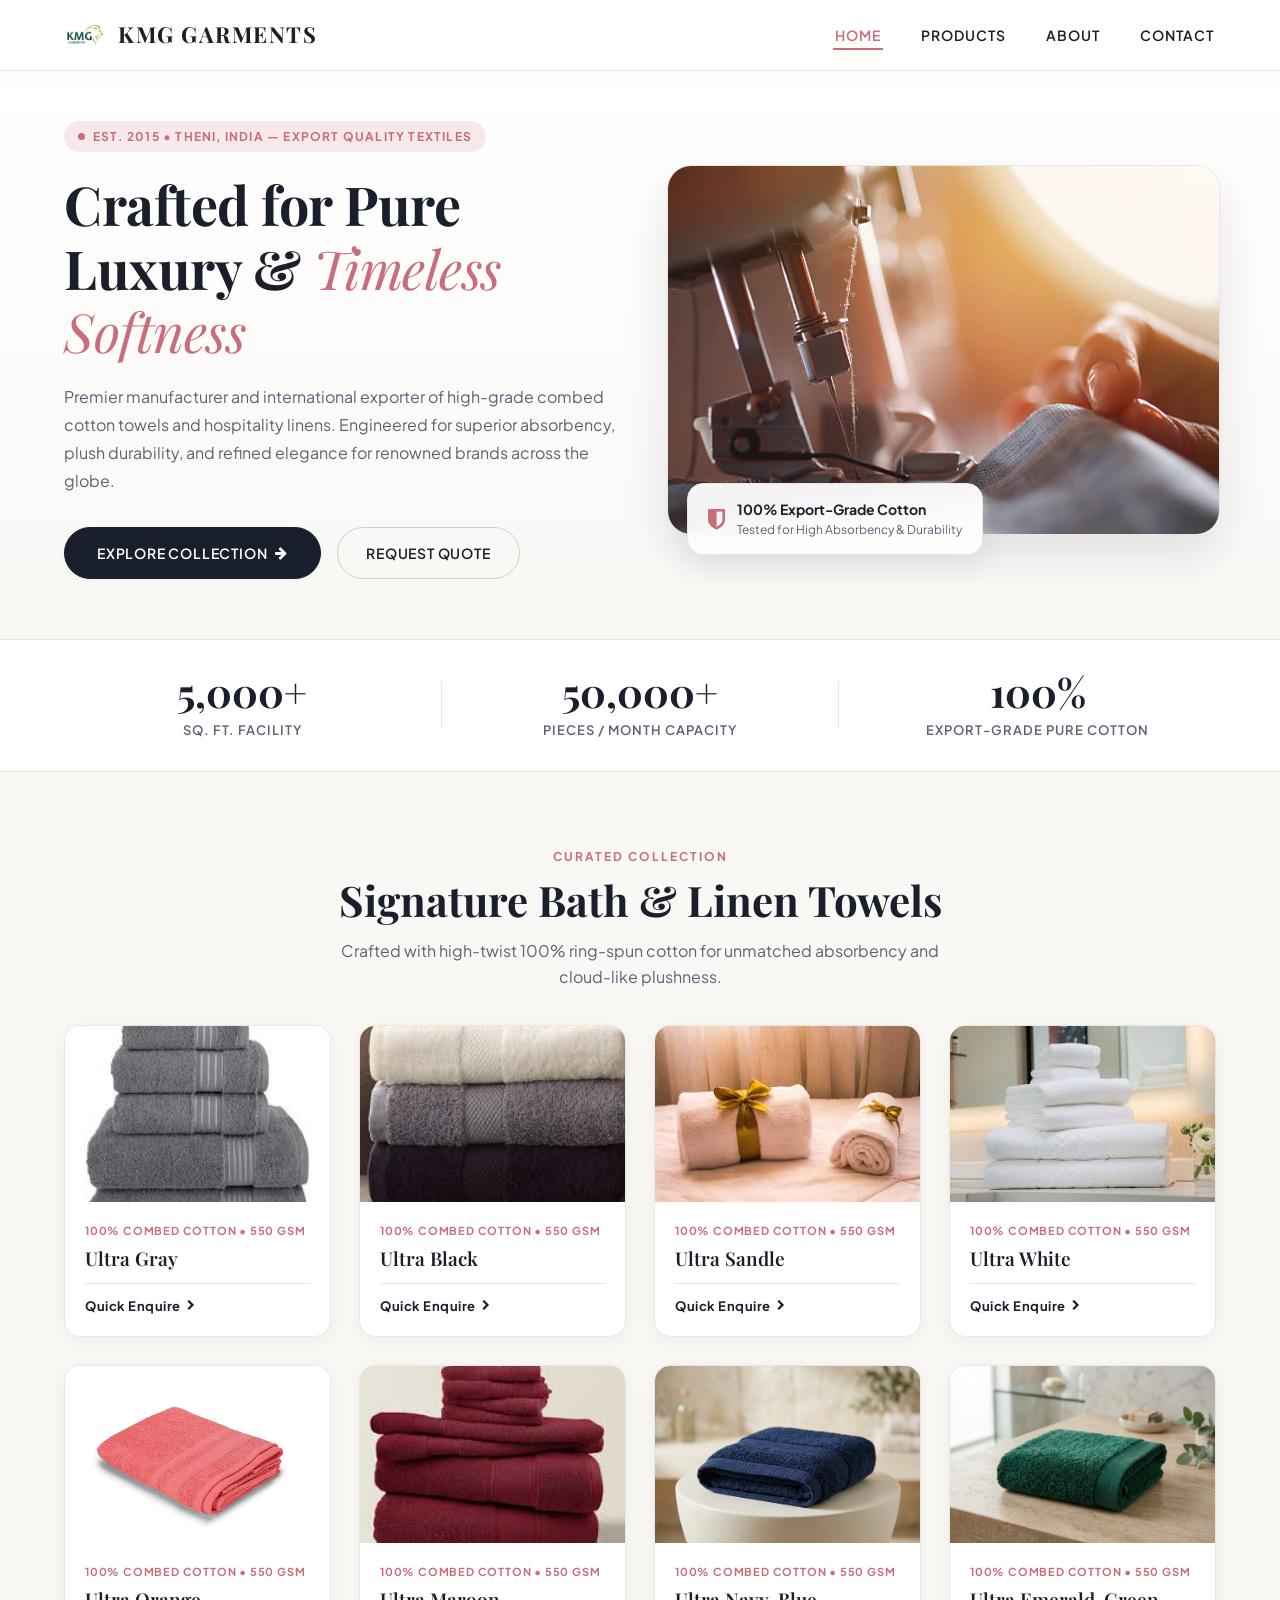
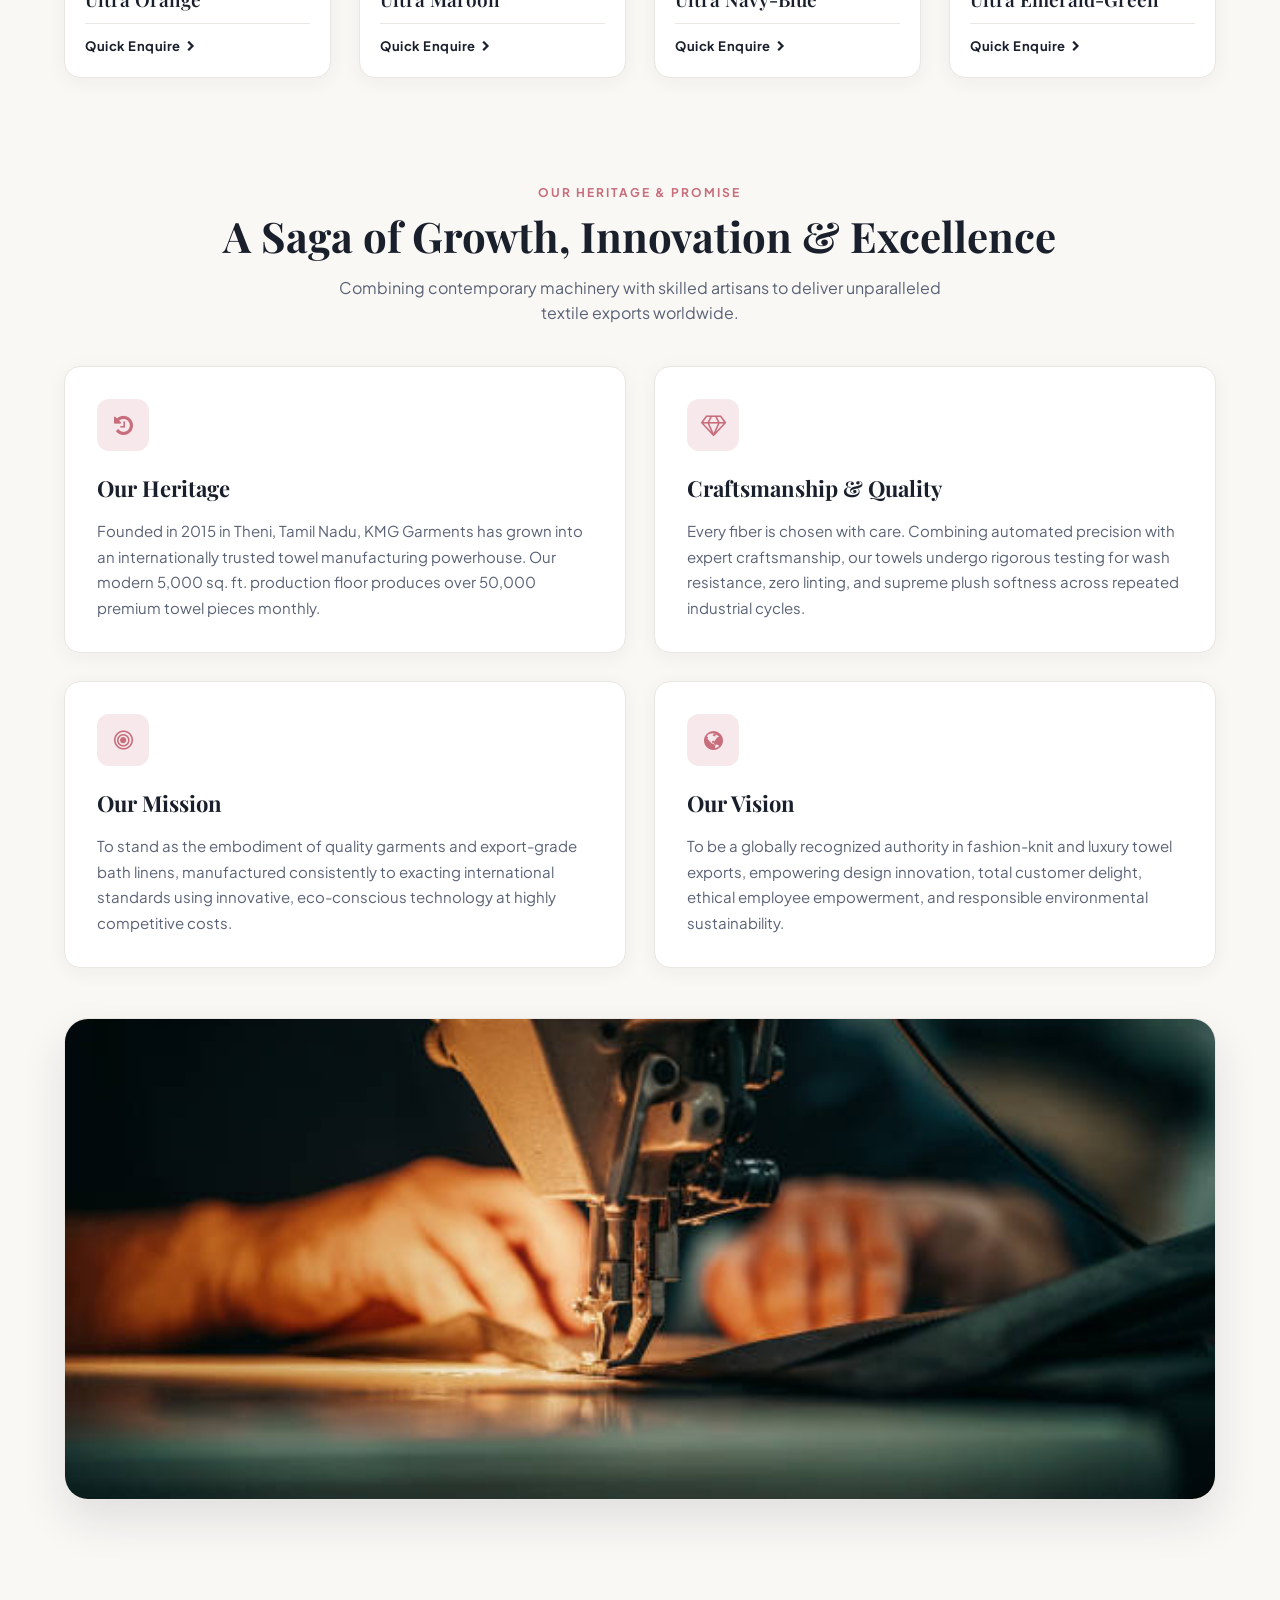
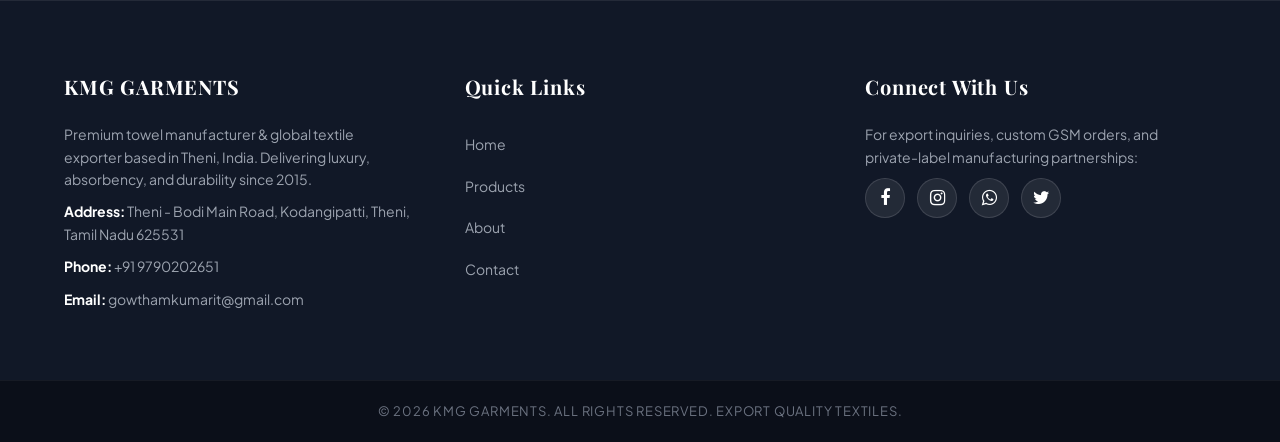
<file: index.html>
<!DOCTYPE html>
<html lang="en">
<head>
  <meta charset="UTF-8">
  <meta name="viewport" content="width=device-width, initial-scale=1.0">
  <title>KMG GARMENTS — Luxury Textile & Towel Manufacturer & Global Exporter</title>
  <link rel="icon" type="image/png" href="kmg logo.png.png">
  <link rel="preconnect" href="https://fonts.googleapis.com">
  <link rel="preconnect" href="https://fonts.gstatic.com" crossorigin>
  <link href="https://fonts.googleapis.com/css2?family=Playfair+Display:ital,wght@0,500;0,600;0,700;1,400&family=Plus+Jakarta+Sans:wght@400;500;600;700&display=swap" rel="stylesheet">
  <link rel="stylesheet" href="style.css">
  <link rel="stylesheet" href="https://stackpath.bootstrapcdn.com/font-awesome/4.7.0/css/font-awesome.min.css" integrity="sha384-wvfXpqpZZVQGK6TAh5PVlGOfQNHSoD2xbE+QkPxCAFlNEevoEH3Sl0sibVcOQVnN" crossorigin="anonymous">
</head>
<body>
  <!-- Glassmorphic Navbar -->
  <nav class="navbar">
    <a href="index.html" class="logo">
      <img src="kmg logo.png.png" alt="KMG Garments Logo">
      KMG GARMENTS
    </a>
    <ul>
      <li><a href="index.html" class="active">Home</a></li>
      <li><a href="product.html">Products</a></li>
      <li><a href="about.html">About</a></li>
      <li><a href="contact.html">Contact</a></li>
    </ul>
  </nav>

  <!-- Elevated Hero Section -->
  <header class="hero-wrapper">
    <div class="little">
      <div class="col-2">
        <div class="hero-badge">
          <span class="badge-dot"></span> EST. 2015 • THENI, INDIA — EXPORT QUALITY TEXTILES
        </div>
        <h1>Crafted for Pure Luxury &amp; <em>Timeless Softness</em></h1>
        <p>Premier manufacturer and international exporter of high-grade combed cotton towels and hospitality linens. Engineered for superior absorbency, plush durability, and refined elegance for renowned brands across the globe.</p>
        <div class="hero-actions">
          <a href="product.html" class="button button-primary">Explore Collection <i class="fa fa-arrow-right" aria-hidden="true"></i></a>
          <a href="contact.html" class="button-secondary">Request Quote</a>
        </div>
      </div>
      <div class="col-2">
        <div class="hero-img-container">
          <img src="backgound.jpg" alt="KMG Garments Luxury Towels">
          <div class="hero-floating-card">
            <i class="fa fa-shield" aria-hidden="true"></i>
            <div>
              <div class="text-title">100% Export-Grade Cotton</div>
              <div class="text-subtitle">Tested for High Absorbency &amp; Durability</div>
            </div>
          </div>
        </div>
      </div>
    </div>
  </header>

  <!-- 3-Column Key Metrics Strip -->
  <section class="metrics-strip">
    <div class="metrics-container">
      <div class="metric-item">
        <div class="metric-number">5,000+</div>
        <div class="metric-label">Sq. Ft. Facility</div>
      </div>
      <div class="metric-divider"></div>
      <div class="metric-item">
        <div class="metric-number">50,000+</div>
        <div class="metric-label">Pieces / Month Capacity</div>
      </div>
      <div class="metric-divider"></div>
      <div class="metric-item">
        <div class="metric-number">100%</div>
        <div class="metric-label">Export-Grade Pure Cotton</div>
      </div>
    </div>
  </section>

  <!-- Interactive Product Showcase Section -->
  <section class="products-section">
    <div class="section-title-wrap">
      <span class="section-tag">CURATED COLLECTION</span>
      <h2 class="section-heading">Signature Bath &amp; Linen Towels</h2>
      <p class="section-subheading">Crafted with high-twist 100% ring-spun cotton for unmatched absorbency and cloud-like plushness.</p>
    </div>

    <div class="items">
      <div class="product">
        <div class="product-img-wrap">
          <img src="towel.2.jpg" alt="Ultra Gray Towel">
        </div>
        <div class="product-content">
          <span class="product-badge">100% Combed Cotton • 550 GSM</span>
          <h3 class="product-title">Ultra Gray</h3>
          <div class="product-footer">
            <a href="contact.html" class="quick-enquire">Quick Enquire <i class="fa fa-chevron-right" aria-hidden="true"></i></a>
          </div>
        </div>
      </div>

      <div class="product">
        <div class="product-img-wrap">
          <img src="towel.3.jpg" alt="Ultra Black Towel">
        </div>
        <div class="product-content">
          <span class="product-badge">100% Combed Cotton • 550 GSM</span>
          <h3 class="product-title">Ultra Black</h3>
          <div class="product-footer">
            <a href="contact.html" class="quick-enquire">Quick Enquire <i class="fa fa-chevron-right" aria-hidden="true"></i></a>
          </div>
        </div>
      </div>

      <div class="product">
        <div class="product-img-wrap">
          <img src="towel.4.jpg" alt="Ultra Sandle Towel">
        </div>
        <div class="product-content">
          <span class="product-badge">100% Combed Cotton • 550 GSM</span>
          <h3 class="product-title">Ultra Sandle</h3>
          <div class="product-footer">
            <a href="contact.html" class="quick-enquire">Quick Enquire <i class="fa fa-chevron-right" aria-hidden="true"></i></a>
          </div>
        </div>
      </div>

      <div class="product">
        <div class="product-img-wrap">
          <img src="towel.5.jpg" alt="Ultra White Towel">
        </div>
        <div class="product-content">
          <span class="product-badge">100% Combed Cotton • 550 GSM</span>
          <h3 class="product-title">Ultra White</h3>
          <div class="product-footer">
            <a href="contact.html" class="quick-enquire">Quick Enquire <i class="fa fa-chevron-right" aria-hidden="true"></i></a>
          </div>
        </div>
      </div>

      <div class="product">
        <div class="product-img-wrap">
          <img src="towel.10.jpg" alt="Ultra Orange Towel">
        </div>
        <div class="product-content">
          <span class="product-badge">100% Combed Cotton • 550 GSM</span>
          <h3 class="product-title">Ultra Orange</h3>
          <div class="product-footer">
            <a href="contact.html" class="quick-enquire">Quick Enquire <i class="fa fa-chevron-right" aria-hidden="true"></i></a>
          </div>
        </div>
      </div>

      <div class="product">
        <div class="product-img-wrap">
          <img src="towel.1.jpg" alt="Ultra Maroon Towel">
        </div>
        <div class="product-content">
          <span class="product-badge">100% Combed Cotton • 550 GSM</span>
          <h3 class="product-title">Ultra Maroon</h3>
          <div class="product-footer">
            <a href="contact.html" class="quick-enquire">Quick Enquire <i class="fa fa-chevron-right" aria-hidden="true"></i></a>
          </div>
        </div>
      </div>

      <div class="product">
        <div class="product-img-wrap">
          <img src="towel.11.jpg" alt="Ultra Navy-Blue Towel">
        </div>
        <div class="product-content">
          <span class="product-badge">100% Combed Cotton • 550 GSM</span>
          <h3 class="product-title">Ultra Navy-Blue</h3>
          <div class="product-footer">
            <a href="contact.html" class="quick-enquire">Quick Enquire <i class="fa fa-chevron-right" aria-hidden="true"></i></a>
          </div>
        </div>
      </div>

      <div class="product">
        <div class="product-img-wrap">
          <img src="towel.12.jpg" alt="Ultra Emerald-Green Towel">
        </div>
        <div class="product-content">
          <span class="product-badge">100% Combed Cotton • 550 GSM</span>
          <h3 class="product-title">Ultra Emerald-Green</h3>
          <div class="product-footer">
            <a href="contact.html" class="quick-enquire">Quick Enquire <i class="fa fa-chevron-right" aria-hidden="true"></i></a>
          </div>
        </div>
      </div>
    </div>
  </section>

  <!-- Structured About Us Section -->
  <section class="about">
    <div class="section-title-wrap" style="margin-top: 20px;">
      <span class="section-tag">OUR HERITAGE &amp; PROMISE</span>
      <h2 class="section-heading">A Saga of Growth, Innovation &amp; Excellence</h2>
      <p class="section-subheading">Combining contemporary machinery with skilled artisans to deliver unparalleled textile exports worldwide.</p>
    </div>

    <div class="about-editorial-grid">
      <div class="about-card">
        <div class="about-card-icon">
          <i class="fa fa-history" aria-hidden="true"></i>
        </div>
        <h3 class="about-card-title">Our Heritage</h3>
        <p class="about-card-text">Founded in 2015 in Theni, Tamil Nadu, KMG Garments has grown into an internationally trusted towel manufacturing powerhouse. Our modern 5,000 sq. ft. production floor produces over 50,000 premium towel pieces monthly.</p>
      </div>

      <div class="about-card">
        <div class="about-card-icon">
          <i class="fa fa-diamond" aria-hidden="true"></i>
        </div>
        <h3 class="about-card-title">Craftsmanship &amp; Quality</h3>
        <p class="about-card-text">Every fiber is chosen with care. Combining automated precision with expert craftsmanship, our towels undergo rigorous testing for wash resistance, zero linting, and supreme plush softness across repeated industrial cycles.</p>
      </div>

      <div class="about-card">
        <div class="about-card-icon">
          <i class="fa fa-bullseye" aria-hidden="true"></i>
        </div>
        <h3 class="about-card-title">Our Mission</h3>
        <p class="about-card-text">To stand as the embodiment of quality garments and export-grade bath linens, manufactured consistently to exacting international standards using innovative, eco-conscious technology at highly competitive costs.</p>
      </div>

      <div class="about-card">
        <div class="about-card-icon">
          <i class="fa fa-globe" aria-hidden="true"></i>
        </div>
        <h3 class="about-card-title">Our Vision</h3>
        <p class="about-card-text">To be a globally recognized authority in fashion-knit and luxury towel exports, empowering design innovation, total customer delight, ethical employee empowerment, and responsible environmental sustainability.</p>
      </div>
    </div>

    <div class="about-feature-img">
      <img src="company stitching.jpg" alt="KMG Garments Manufacturing Facility in Theni">
    </div>
  </section>

  <!-- Dark Executive Footer -->
  <footer>
    <div class="container">
      <div class="footer-content footer-brand">
        <h3>KMG GARMENTS</h3>
        <p class="footer-desc">Premium towel manufacturer &amp; global textile exporter based in Theni, India. Delivering luxury, absorbency, and durability since 2015.</p>
        <p><b>Address:</b> Theni - Bodi Main Road, Kodangipatti, Theni, Tamil Nadu 625531</p>
        <p><b>Phone:</b> +91 9790202651</p>
        <p><b>Email:</b> gowthamkumarit@gmail.com</p>
      </div>

      <div class="footer-content">
        <h3>Quick Links</h3>
        <ul class="list">
          <li><a href="index.html">Home</a></li>
          <li><a href="product.html">Products</a></li>
          <li><a href="about.html">About</a></li>
          <li><a href="contact.html">Contact</a></li>
        </ul>
      </div>

      <div class="footer-content">
        <h3>Connect With Us</h3>
        <p class="footer-desc">For export inquiries, custom GSM orders, and private-label manufacturing partnerships:</p>
        <ul class="social-icons">
          <li><a href="https://facebook.com" class="social-link" target="_blank" rel="noopener" aria-label="Facebook"><i class="fa fa-facebook" aria-hidden="true"></i></a></li>
          <li><a href="https://instagram.com" class="social-link" target="_blank" rel="noopener" aria-label="Instagram"><i class="fa fa-instagram" aria-hidden="true"></i></a></li>
          <li><a href="https://whatsapp.com" class="social-link" target="_blank" rel="noopener" aria-label="WhatsApp"><i class="fa fa-whatsapp" aria-hidden="true"></i></a></li>
          <li><a href="https://twitter.com" class="social-link" target="_blank" rel="noopener" aria-label="Twitter"><i class="fa fa-twitter" aria-hidden="true"></i></a></li>
        </ul>
      </div>
    </div>

    <div class="bottom-bar">
      <p>&copy; 2026 KMG GARMENTS. ALL RIGHTS RESERVED. EXPORT QUALITY TEXTILES.</p>
    </div>
  </footer>
</body>
</html>
</file>
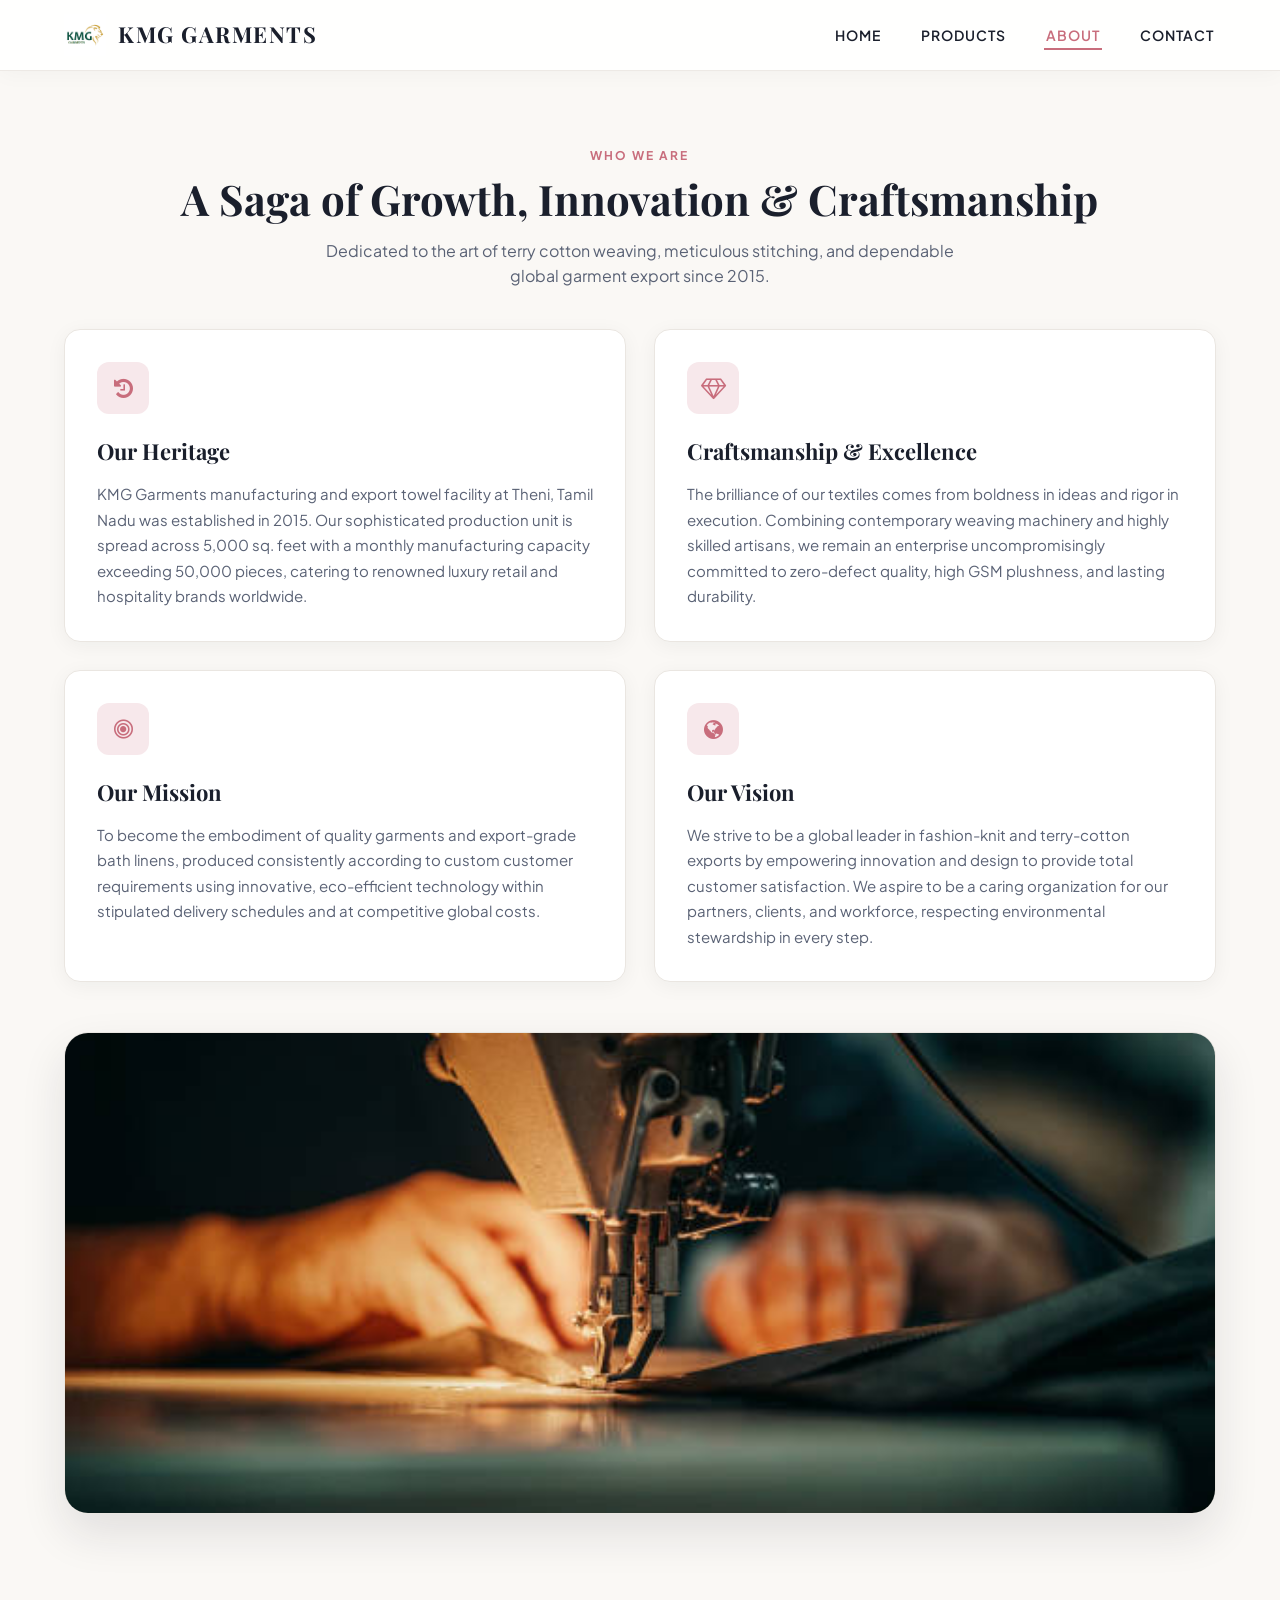
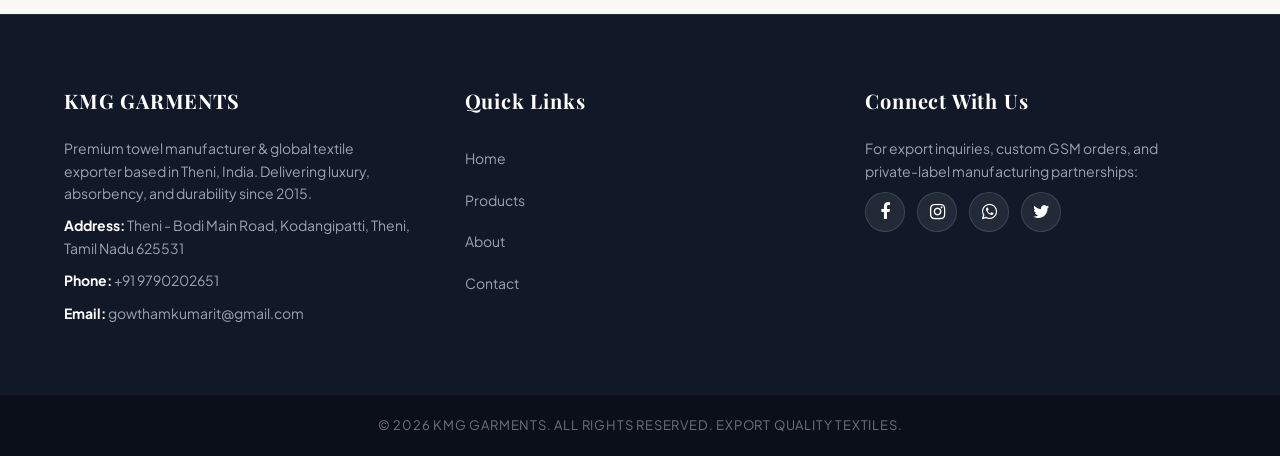
<file: about.html>
<!DOCTYPE html>
<html lang="en">
<head>
  <meta charset="UTF-8">
  <meta name="viewport" content="width=device-width, initial-scale=1.0">
  <title>About Us — KMG GARMENTS</title>
  <link rel="icon" type="image/png" href="kmg logo.png.png">
  <link rel="preconnect" href="https://fonts.googleapis.com">
  <link rel="preconnect" href="https://fonts.gstatic.com" crossorigin>
  <link href="https://fonts.googleapis.com/css2?family=Playfair+Display:ital,wght@0,500;0,600;0,700;1,400&family=Plus+Jakarta+Sans:wght@400;500;600;700&display=swap" rel="stylesheet">
  <link rel="stylesheet" href="style.css">
  <link rel="stylesheet" href="https://stackpath.bootstrapcdn.com/font-awesome/4.7.0/css/font-awesome.min.css" integrity="sha384-wvfXpqpZZVQGK6TAh5PVlGOfQNHSoD2xbE+QkPxCAFlNEevoEH3Sl0sibVcOQVnN" crossorigin="anonymous">
</head>
<body>
  <!-- Glassmorphic Navbar -->
  <nav class="navbar">
    <a href="index.html" class="logo">
      <img src="kmg logo.png.png" alt="KMG Garments Logo">
      KMG GARMENTS
    </a>
    <ul>
      <li><a href="index.html">Home</a></li>
      <li><a href="product.html">Products</a></li>
      <li><a href="about.html" class="active">About</a></li>
      <li><a href="contact.html">Contact</a></li>
    </ul>
  </nav>

  <!-- Structured About Us Section -->
  <main class="about">
    <div class="section-title-wrap">
      <span class="section-tag">WHO WE ARE</span>
      <h1 class="section-heading">A Saga of Growth, Innovation &amp; Craftsmanship</h1>
      <p class="section-subheading">Dedicated to the art of terry cotton weaving, meticulous stitching, and dependable global garment export since 2015.</p>
    </div>

    <div class="about-editorial-grid">
      <div class="about-card">
        <div class="about-card-icon">
          <i class="fa fa-history" aria-hidden="true"></i>
        </div>
        <h3 class="about-card-title">Our Heritage</h3>
        <p class="about-card-text">KMG Garments manufacturing and export towel facility at Theni, Tamil Nadu was established in 2015. Our sophisticated production unit is spread across 5,000 sq. feet with a monthly manufacturing capacity exceeding 50,000 pieces, catering to renowned luxury retail and hospitality brands worldwide.</p>
      </div>

      <div class="about-card">
        <div class="about-card-icon">
          <i class="fa fa-diamond" aria-hidden="true"></i>
        </div>
        <h3 class="about-card-title">Craftsmanship &amp; Excellence</h3>
        <p class="about-card-text">The brilliance of our textiles comes from boldness in ideas and rigor in execution. Combining contemporary weaving machinery and highly skilled artisans, we remain an enterprise uncompromisingly committed to zero-defect quality, high GSM plushness, and lasting durability.</p>
      </div>

      <div class="about-card">
        <div class="about-card-icon">
          <i class="fa fa-bullseye" aria-hidden="true"></i>
        </div>
        <h3 class="about-card-title">Our Mission</h3>
        <p class="about-card-text">To become the embodiment of quality garments and export-grade bath linens, produced consistently according to custom customer requirements using innovative, eco-efficient technology within stipulated delivery schedules and at competitive global costs.</p>
      </div>

      <div class="about-card">
        <div class="about-card-icon">
          <i class="fa fa-globe" aria-hidden="true"></i>
        </div>
        <h3 class="about-card-title">Our Vision</h3>
        <p class="about-card-text">We strive to be a global leader in fashion-knit and terry-cotton exports by empowering innovation and design to provide total customer satisfaction. We aspire to be a caring organization for our partners, clients, and workforce, respecting environmental stewardship in every step.</p>
      </div>
    </div>

    <!-- Facility Showcase Image -->
    <div class="about-feature-img">
      <img src="company stitching.jpg" alt="KMG Garments Advanced Stitching & Manufacturing Unit">
    </div>
  </main>

  <!-- Dark Executive Footer -->
  <footer>
    <div class="container">
      <div class="footer-content footer-brand">
        <h3>KMG GARMENTS</h3>
        <p class="footer-desc">Premium towel manufacturer &amp; global textile exporter based in Theni, India. Delivering luxury, absorbency, and durability since 2015.</p>
        <p><b>Address:</b> Theni - Bodi Main Road, Kodangipatti, Theni, Tamil Nadu 625531</p>
        <p><b>Phone:</b> +91 9790202651</p>
        <p><b>Email:</b> gowthamkumarit@gmail.com</p>
      </div>

      <div class="footer-content">
        <h3>Quick Links</h3>
        <ul class="list">
          <li><a href="index.html">Home</a></li>
          <li><a href="product.html">Products</a></li>
          <li><a href="about.html">About</a></li>
          <li><a href="contact.html">Contact</a></li>
        </ul>
      </div>

      <div class="footer-content">
        <h3>Connect With Us</h3>
        <p class="footer-desc">For export inquiries, custom GSM orders, and private-label manufacturing partnerships:</p>
        <ul class="social-icons">
          <li><a href="https://facebook.com" class="social-link" target="_blank" rel="noopener" aria-label="Facebook"><i class="fa fa-facebook" aria-hidden="true"></i></a></li>
          <li><a href="https://instagram.com" class="social-link" target="_blank" rel="noopener" aria-label="Instagram"><i class="fa fa-instagram" aria-hidden="true"></i></a></li>
          <li><a href="https://whatsapp.com" class="social-link" target="_blank" rel="noopener" aria-label="WhatsApp"><i class="fa fa-whatsapp" aria-hidden="true"></i></a></li>
          <li><a href="https://twitter.com" class="social-link" target="_blank" rel="noopener" aria-label="Twitter"><i class="fa fa-twitter" aria-hidden="true"></i></a></li>
        </ul>
      </div>
    </div>

    <div class="bottom-bar">
      <p>&copy; 2026 KMG GARMENTS. ALL RIGHTS RESERVED. EXPORT QUALITY TEXTILES.</p>
    </div>
  </footer>
</body>
</html>
</file>
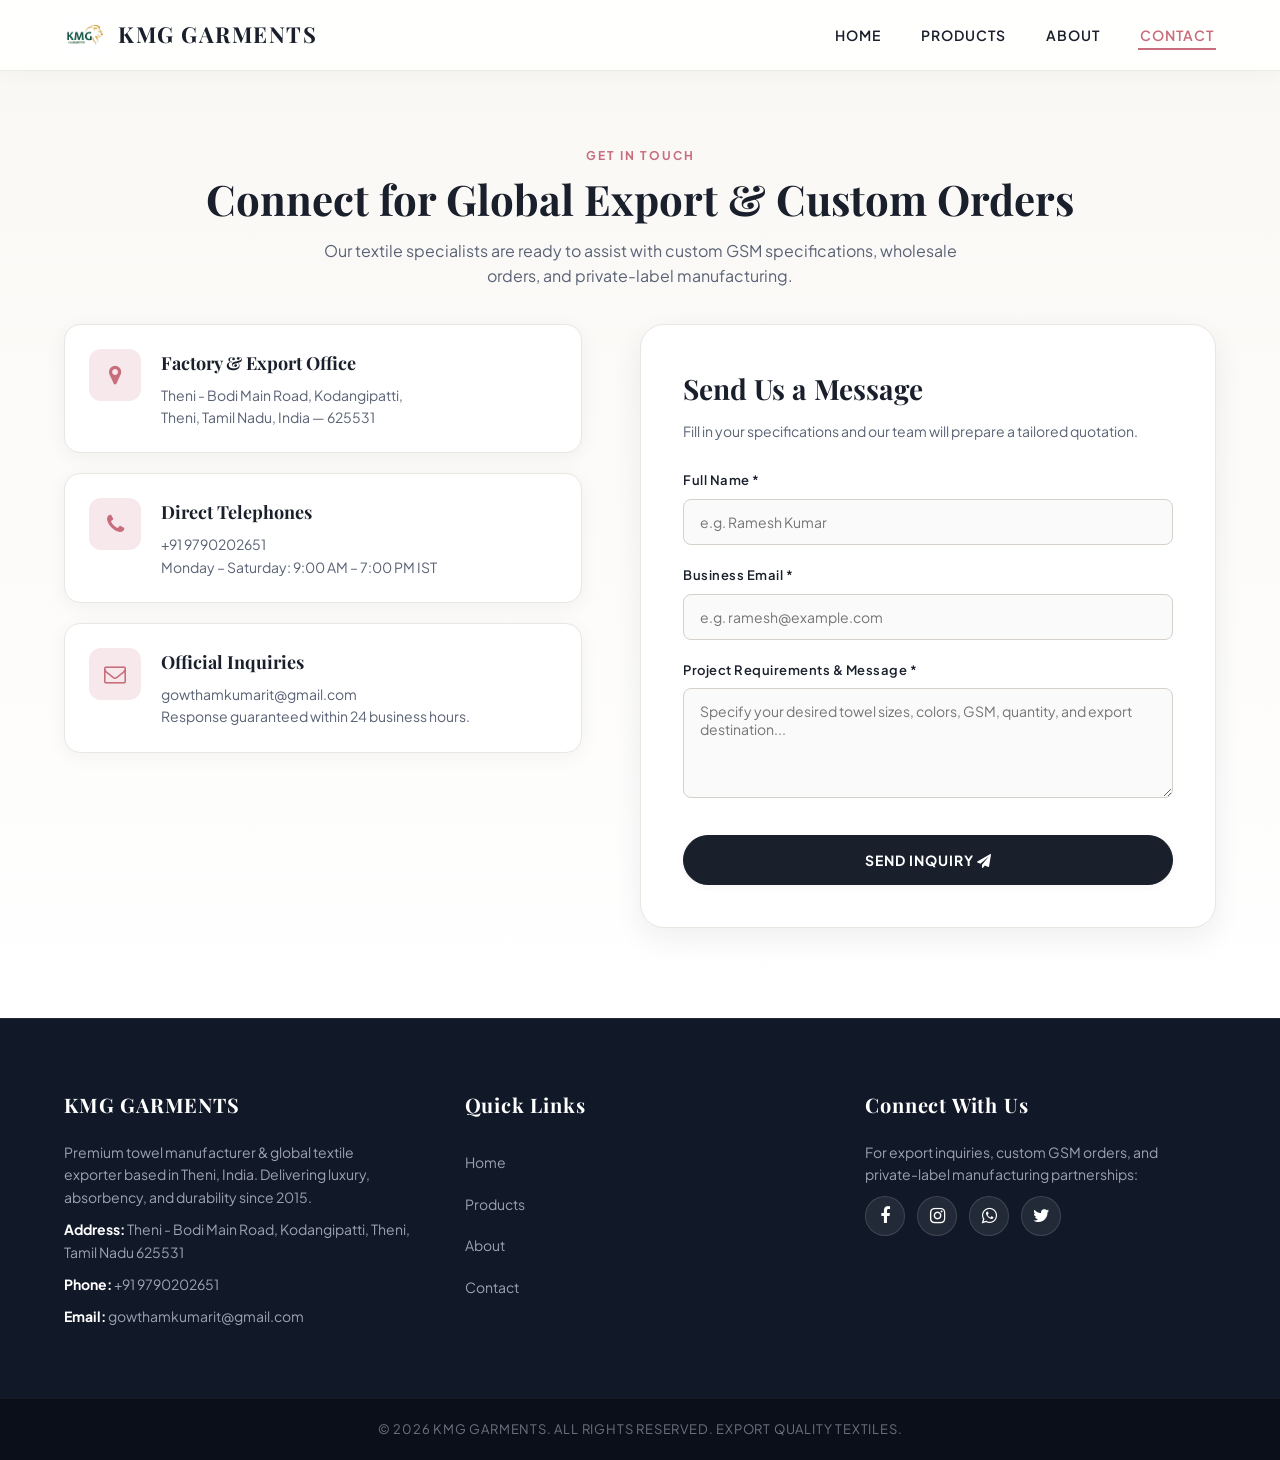
<file: contact.html>
<!DOCTYPE html>
<html lang="en">
<head>
  <meta charset="UTF-8">
  <meta name="viewport" content="width=device-width, initial-scale=1.0">
  <title>Contact Us — KMG GARMENTS</title>
  <link rel="icon" type="image/png" href="kmg logo.png.png">
  <link rel="preconnect" href="https://fonts.googleapis.com">
  <link rel="preconnect" href="https://fonts.gstatic.com" crossorigin>
  <link href="https://fonts.googleapis.com/css2?family=Playfair+Display:ital,wght@0,500;0,600;0,700;1,400&family=Plus+Jakarta+Sans:wght@400;500;600;700&display=swap" rel="stylesheet">
  <link rel="stylesheet" href="style.css">
  <link rel="stylesheet" href="https://stackpath.bootstrapcdn.com/font-awesome/4.7.0/css/font-awesome.min.css" integrity="sha384-wvfXpqpZZVQGK6TAh5PVlGOfQNHSoD2xbE+QkPxCAFlNEevoEH3Sl0sibVcOQVnN" crossorigin="anonymous">
</head>
<body>
  <!-- Glassmorphic Navbar -->
  <nav class="navbar">
    <a href="index.html" class="logo">
      <img src="kmg logo.png.png" alt="KMG Garments Logo">
      KMG GARMENTS
    </a>
    <ul>
      <li><a href="index.html">Home</a></li>
      <li><a href="product.html">Products</a></li>
      <li><a href="about.html">About</a></li>
      <li><a href="contact.html" class="active">Contact</a></li>
    </ul>
  </nav>

  <!-- Luxury Contact Section -->
  <main class="contact-section">
    <div class="section-title-wrap" style="margin-top: 10px;">
      <span class="section-tag">GET IN TOUCH</span>
      <h1 class="section-heading">Connect for Global Export &amp; Custom Orders</h1>
      <p class="section-subheading">Our textile specialists are ready to assist with custom GSM specifications, wholesale orders, and private-label manufacturing.</p>
    </div>

    <div class="contact-row">
      <!-- Contact Information Cards -->
      <div class="contact-info">
        <div class="contact-info-card">
          <div class="contact-info-icon">
            <i class="fa fa-map-marker" aria-hidden="true"></i>
          </div>
          <div class="contact-info-content">
            <h4>Factory &amp; Export Office</h4>
            <p>Theni - Bodi Main Road, Kodangipatti,<br>Theni, Tamil Nadu, India — 625531</p>
          </div>
        </div>

        <div class="contact-info-card">
          <div class="contact-info-icon">
            <i class="fa fa-phone" aria-hidden="true"></i>
          </div>
          <div class="contact-info-content">
            <h4>Direct Telephones</h4>
            <p>+91 9790202651<br>Monday &ndash; Saturday: 9:00 AM &ndash; 7:00 PM IST</p>
          </div>
        </div>

        <div class="contact-info-card">
          <div class="contact-info-icon">
            <i class="fa fa-envelope-o" aria-hidden="true"></i>
          </div>
          <div class="contact-info-content">
            <h4>Official Inquiries</h4>
            <p>gowthamkumarit@gmail.com<br>Response guaranteed within 24 business hours.</p>
          </div>
        </div>
      </div>

      <!-- Luxury Contact Form -->
      <div class="contact-form-box">
        <h2>Send Us a Message</h2>
        <p class="contact-form-subtitle">Fill in your specifications and our team will prepare a tailored quotation.</p>

        <form action="" id="contact-form" onsubmit="event.preventDefault(); gowthu();">
          <div class="form-group">
            <label for="name">Full Name *</label>
            <input type="text" id="name" name="name" class="form-control" required placeholder="e.g. Ramesh Kumar">
          </div>

          <div class="form-group">
            <label for="email">Business Email *</label>
            <input type="email" id="email" name="email" class="form-control" required placeholder="e.g. ramesh@example.com">
          </div>

          <div class="form-group">
            <label for="message">Project Requirements &amp; Message *</label>
            <textarea id="message" name="message" rows="4" class="form-control" required placeholder="Specify your desired towel sizes, colors, GSM, quantity, and export destination..."></textarea>
          </div>

          <button type="submit" class="submit-btn">Send Inquiry <i class="fa fa-paper-plane" aria-hidden="true"></i></button>
        </form>
        <script>
          function gowthu(){
            alert("Thank you! Your inquiry has been successfully submitted. We will contact you soon.");
          }
        </script>
      </div>
    </div>
  </main>

  <!-- Dark Executive Footer -->
  <footer>
    <div class="container">
      <div class="footer-content footer-brand">
        <h3>KMG GARMENTS</h3>
        <p class="footer-desc">Premium towel manufacturer &amp; global textile exporter based in Theni, India. Delivering luxury, absorbency, and durability since 2015.</p>
        <p><b>Address:</b> Theni - Bodi Main Road, Kodangipatti, Theni, Tamil Nadu 625531</p>
        <p><b>Phone:</b> +91 9790202651</p>
        <p><b>Email:</b> gowthamkumarit@gmail.com</p>
      </div>

      <div class="footer-content">
        <h3>Quick Links</h3>
        <ul class="list">
          <li><a href="index.html">Home</a></li>
          <li><a href="product.html">Products</a></li>
          <li><a href="about.html">About</a></li>
          <li><a href="contact.html">Contact</a></li>
        </ul>
      </div>

      <div class="footer-content">
        <h3>Connect With Us</h3>
        <p class="footer-desc">For export inquiries, custom GSM orders, and private-label manufacturing partnerships:</p>
        <ul class="social-icons">
          <li><a href="https://facebook.com" class="social-link" target="_blank" rel="noopener" aria-label="Facebook"><i class="fa fa-facebook" aria-hidden="true"></i></a></li>
          <li><a href="https://instagram.com" class="social-link" target="_blank" rel="noopener" aria-label="Instagram"><i class="fa fa-instagram" aria-hidden="true"></i></a></li>
          <li><a href="https://whatsapp.com" class="social-link" target="_blank" rel="noopener" aria-label="WhatsApp"><i class="fa fa-whatsapp" aria-hidden="true"></i></a></li>
          <li><a href="https://twitter.com" class="social-link" target="_blank" rel="noopener" aria-label="Twitter"><i class="fa fa-twitter" aria-hidden="true"></i></a></li>
        </ul>
      </div>
    </div>

    <div class="bottom-bar">
      <p>&copy; 2026 KMG GARMENTS. ALL RIGHTS RESERVED. EXPORT QUALITY TEXTILES.</p>
    </div>
  </footer>
</body>
</html>
</file>
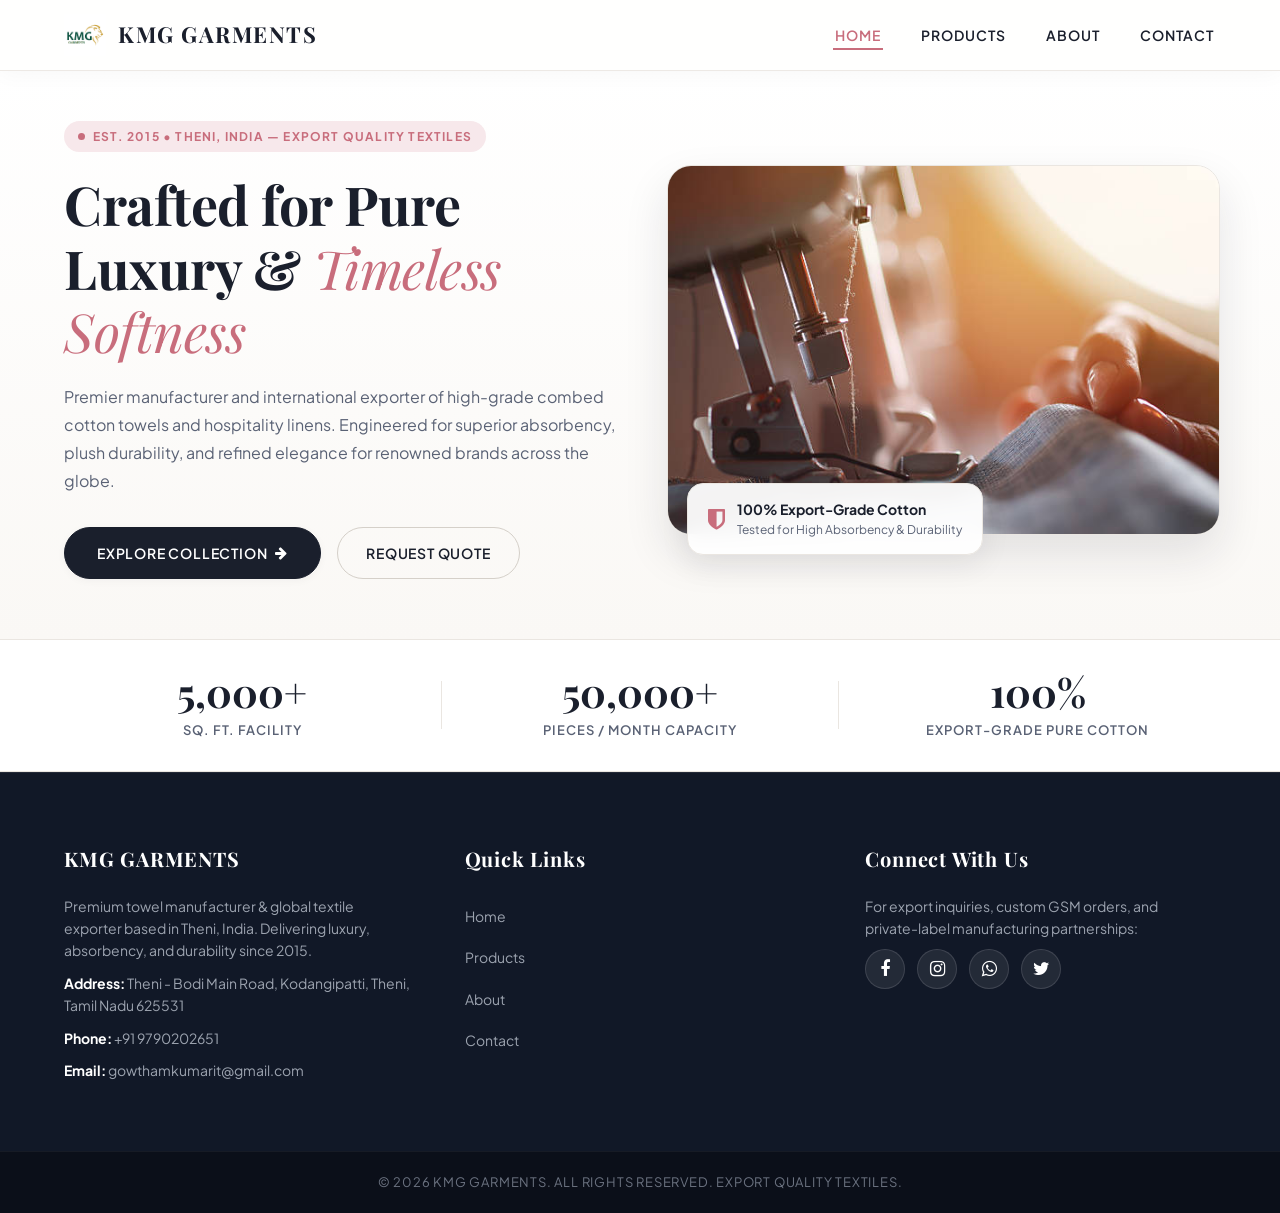
<file: home.html>
<!DOCTYPE html>
<html lang="en">
<head>
  <meta charset="UTF-8">
  <meta name="viewport" content="width=device-width, initial-scale=1.0">
  <title>Home — KMG GARMENTS</title>
  <link rel="icon" type="image/png" href="kmg logo.png.png">
  <link rel="preconnect" href="https://fonts.googleapis.com">
  <link rel="preconnect" href="https://fonts.gstatic.com" crossorigin>
  <link href="https://fonts.googleapis.com/css2?family=Playfair+Display:ital,wght@0,500;0,600;0,700;1,400&family=Plus+Jakarta+Sans:wght@400;500;600;700&display=swap" rel="stylesheet">
  <link rel="stylesheet" href="style.css">
  <link rel="stylesheet" href="https://stackpath.bootstrapcdn.com/font-awesome/4.7.0/css/font-awesome.min.css" integrity="sha384-wvfXpqpZZVQGK6TAh5PVlGOfQNHSoD2xbE+QkPxCAFlNEevoEH3Sl0sibVcOQVnN" crossorigin="anonymous">
</head>
<body>
  <!-- Glassmorphic Navbar -->
  <nav class="navbar">
    <a href="index.html" class="logo">
      <img src="kmg logo.png.png" alt="KMG Garments Logo">
      KMG GARMENTS
    </a>
    <ul>
      <li><a href="home.html" class="active">Home</a></li>
      <li><a href="product.html">Products</a></li>
      <li><a href="about.html">About</a></li>
      <li><a href="contact.html">Contact</a></li>
    </ul>
  </nav>

  <!-- Elevated Hero Section -->
  <header class="hero-wrapper">
    <div class="little">
      <div class="col-2">
        <div class="hero-badge">
          <span class="badge-dot"></span> EST. 2015 • THENI, INDIA — EXPORT QUALITY TEXTILES
        </div>
        <h1>Crafted for Pure Luxury &amp; <em>Timeless Softness</em></h1>
        <p>Premier manufacturer and international exporter of high-grade combed cotton towels and hospitality linens. Engineered for superior absorbency, plush durability, and refined elegance for renowned brands across the globe.</p>
        <div class="hero-actions">
          <a href="product.html" class="button button-primary">Explore Collection <i class="fa fa-arrow-right" aria-hidden="true"></i></a>
          <a href="contact.html" class="button-secondary">Request Quote</a>
        </div>
      </div>
      <div class="col-2">
        <div class="hero-img-container">
          <img src="backgound.jpg" alt="KMG Garments Luxury Towels">
          <div class="hero-floating-card">
            <i class="fa fa-shield" aria-hidden="true"></i>
            <div>
              <div class="text-title">100% Export-Grade Cotton</div>
              <div class="text-subtitle">Tested for High Absorbency &amp; Durability</div>
            </div>
          </div>
        </div>
      </div>
    </div>
  </header>

  <!-- 3-Column Key Metrics Strip -->
  <section class="metrics-strip">
    <div class="metrics-container">
      <div class="metric-item">
        <div class="metric-number">5,000+</div>
        <div class="metric-label">Sq. Ft. Facility</div>
      </div>
      <div class="metric-divider"></div>
      <div class="metric-item">
        <div class="metric-number">50,000+</div>
        <div class="metric-label">Pieces / Month Capacity</div>
      </div>
      <div class="metric-divider"></div>
      <div class="metric-item">
        <div class="metric-number">100%</div>
        <div class="metric-label">Export-Grade Pure Cotton</div>
      </div>
    </div>
  </section>

  <!-- Dark Executive Footer -->
  <footer>
    <div class="container">
      <div class="footer-content footer-brand">
        <h3>KMG GARMENTS</h3>
        <p class="footer-desc">Premium towel manufacturer &amp; global textile exporter based in Theni, India. Delivering luxury, absorbency, and durability since 2015.</p>
        <p><b>Address:</b> Theni - Bodi Main Road, Kodangipatti, Theni, Tamil Nadu 625531</p>
        <p><b>Phone:</b> +91 9790202651</p>
        <p><b>Email:</b> gowthamkumarit@gmail.com</p>
      </div>

      <div class="footer-content">
        <h3>Quick Links</h3>
        <ul class="list">
          <li><a href="home.html">Home</a></li>
          <li><a href="product.html">Products</a></li>
          <li><a href="about.html">About</a></li>
          <li><a href="contact.html">Contact</a></li>
        </ul>
      </div>

      <div class="footer-content">
        <h3>Connect With Us</h3>
        <p class="footer-desc">For export inquiries, custom GSM orders, and private-label manufacturing partnerships:</p>
        <ul class="social-icons">
          <li><a href="https://facebook.com" class="social-link" target="_blank" rel="noopener" aria-label="Facebook"><i class="fa fa-facebook" aria-hidden="true"></i></a></li>
          <li><a href="https://instagram.com" class="social-link" target="_blank" rel="noopener" aria-label="Instagram"><i class="fa fa-instagram" aria-hidden="true"></i></a></li>
          <li><a href="https://whatsapp.com" class="social-link" target="_blank" rel="noopener" aria-label="WhatsApp"><i class="fa fa-whatsapp" aria-hidden="true"></i></a></li>
          <li><a href="https://twitter.com" class="social-link" target="_blank" rel="noopener" aria-label="Twitter"><i class="fa fa-twitter" aria-hidden="true"></i></a></li>
        </ul>
      </div>
    </div>

    <div class="bottom-bar">
      <p>&copy; 2026 KMG GARMENTS. ALL RIGHTS RESERVED. EXPORT QUALITY TEXTILES.</p>
    </div>
  </footer>
</body>
</html>
</file>
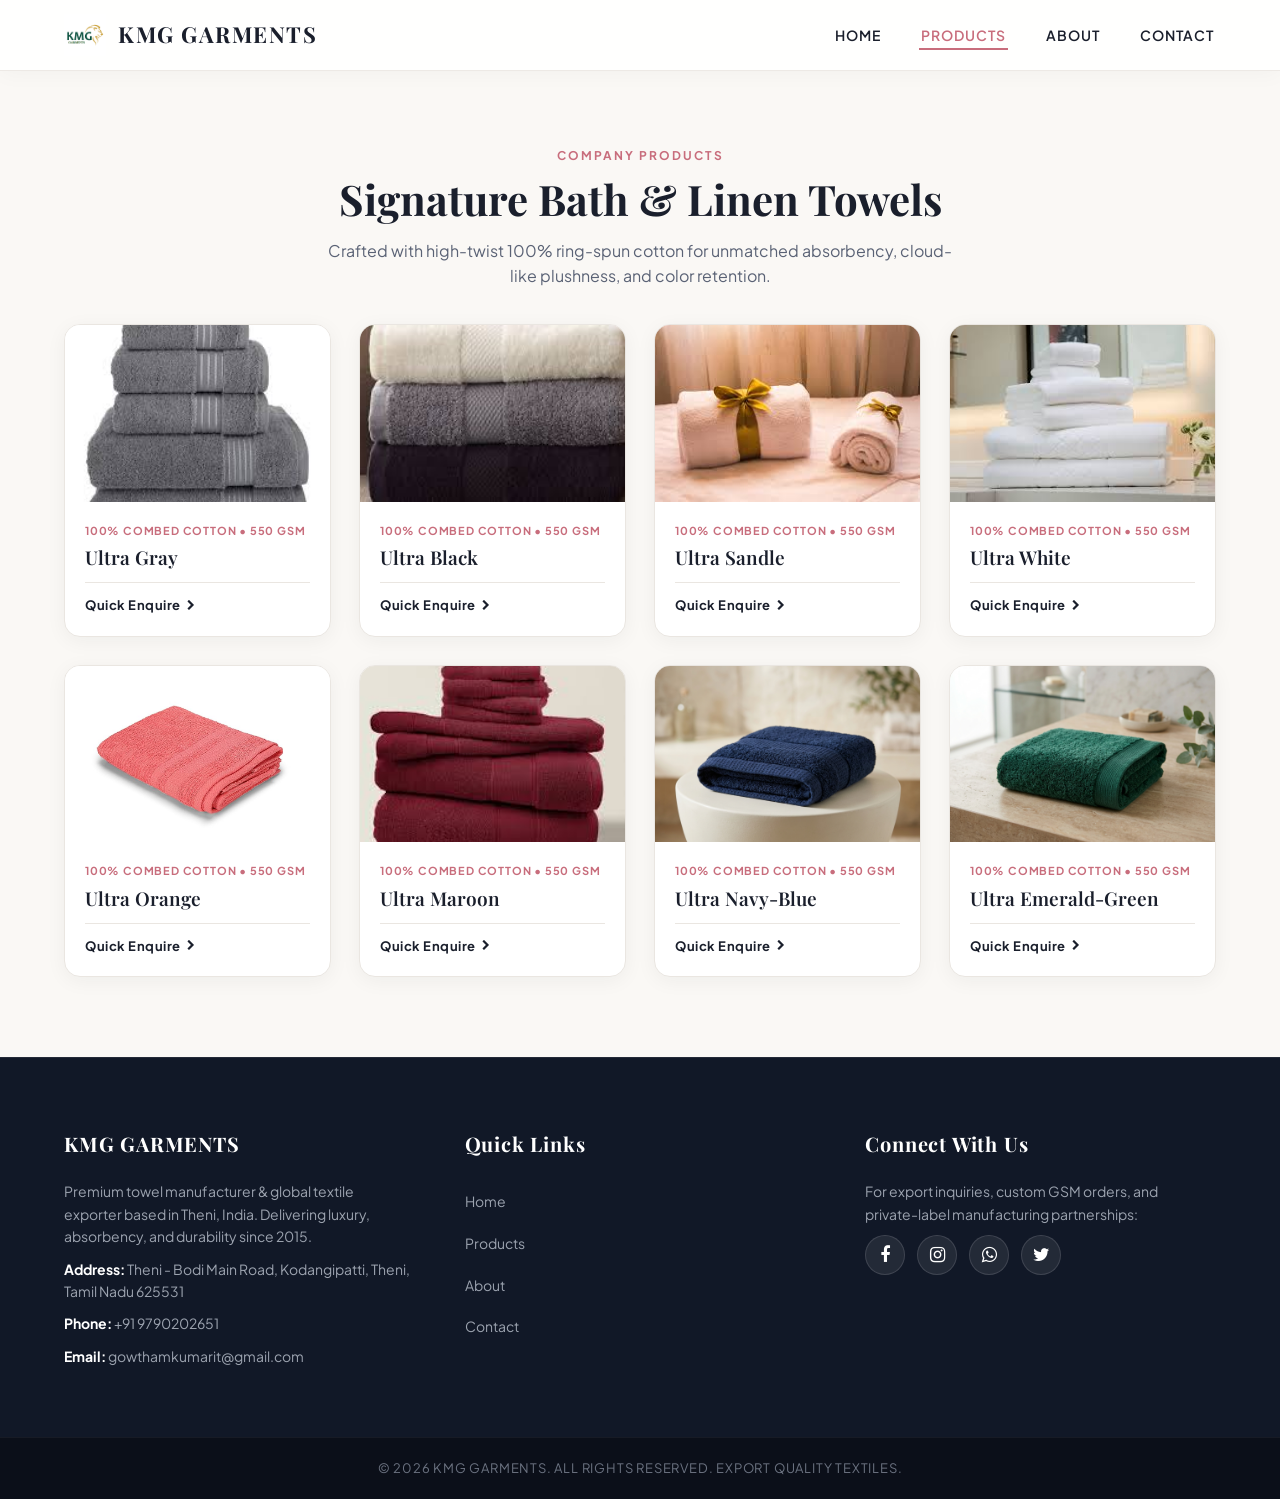
<file: product.html>
<!DOCTYPE html>
<html lang="en">
<head>
  <meta charset="UTF-8">
  <meta name="viewport" content="width=device-width, initial-scale=1.0">
  <title>Products — KMG GARMENTS</title>
  <link rel="icon" type="image/png" href="kmg logo.png.png">
  <link rel="preconnect" href="https://fonts.googleapis.com">
  <link rel="preconnect" href="https://fonts.gstatic.com" crossorigin>
  <link href="https://fonts.googleapis.com/css2?family=Playfair+Display:ital,wght@0,500;0,600;0,700;1,400&family=Plus+Jakarta+Sans:wght@400;500;600;700&display=swap" rel="stylesheet">
  <link rel="stylesheet" href="style.css">
  <link rel="stylesheet" href="https://stackpath.bootstrapcdn.com/font-awesome/4.7.0/css/font-awesome.min.css" integrity="sha384-wvfXpqpZZVQGK6TAh5PVlGOfQNHSoD2xbE+QkPxCAFlNEevoEH3Sl0sibVcOQVnN" crossorigin="anonymous">
</head>
<body>
  <!-- Glassmorphic Navbar -->
  <nav class="navbar">
    <a href="index.html" class="logo">
      <img src="kmg logo.png.png" alt="KMG Garments Logo">
      KMG GARMENTS
    </a>
    <ul>
      <li><a href="index.html">Home</a></li>
      <li><a href="product.html" class="active">Products</a></li>
      <li><a href="about.html">About</a></li>
      <li><a href="contact.html">Contact</a></li>
    </ul>
  </nav>

  <!-- Product Showcase Section -->
  <section class="products-section">
    <div class="section-title-wrap">
      <span class="section-tag">COMPANY PRODUCTS</span>
      <h2 class="section-heading">Signature Bath &amp; Linen Towels</h2>
      <p class="section-subheading">Crafted with high-twist 100% ring-spun cotton for unmatched absorbency, cloud-like plushness, and color retention.</p>
    </div>

    <div class="items">
      <div class="product">
        <div class="product-img-wrap">
          <img src="towel.2.jpg" alt="Ultra Gray Towel">
        </div>
        <div class="product-content">
          <span class="product-badge">100% Combed Cotton • 550 GSM</span>
          <h3 class="product-title">Ultra Gray</h3>
          <div class="product-footer">
            <a href="contact.html" class="quick-enquire">Quick Enquire <i class="fa fa-chevron-right" aria-hidden="true"></i></a>
          </div>
        </div>
      </div>

      <div class="product">
        <div class="product-img-wrap">
          <img src="towel.3.jpg" alt="Ultra Black Towel">
        </div>
        <div class="product-content">
          <span class="product-badge">100% Combed Cotton • 550 GSM</span>
          <h3 class="product-title">Ultra Black</h3>
          <div class="product-footer">
            <a href="contact.html" class="quick-enquire">Quick Enquire <i class="fa fa-chevron-right" aria-hidden="true"></i></a>
          </div>
        </div>
      </div>

      <div class="product">
        <div class="product-img-wrap">
          <img src="towel.4.jpg" alt="Ultra Sandle Towel">
        </div>
        <div class="product-content">
          <span class="product-badge">100% Combed Cotton • 550 GSM</span>
          <h3 class="product-title">Ultra Sandle</h3>
          <div class="product-footer">
            <a href="contact.html" class="quick-enquire">Quick Enquire <i class="fa fa-chevron-right" aria-hidden="true"></i></a>
          </div>
        </div>
      </div>

      <div class="product">
        <div class="product-img-wrap">
          <img src="towel.5.jpg" alt="Ultra White Towel">
        </div>
        <div class="product-content">
          <span class="product-badge">100% Combed Cotton • 550 GSM</span>
          <h3 class="product-title">Ultra White</h3>
          <div class="product-footer">
            <a href="contact.html" class="quick-enquire">Quick Enquire <i class="fa fa-chevron-right" aria-hidden="true"></i></a>
          </div>
        </div>
      </div>

      <div class="product">
        <div class="product-img-wrap">
          <img src="towel.10.jpg" alt="Ultra Orange Towel">
        </div>
        <div class="product-content">
          <span class="product-badge">100% Combed Cotton • 550 GSM</span>
          <h3 class="product-title">Ultra Orange</h3>
          <div class="product-footer">
            <a href="contact.html" class="quick-enquire">Quick Enquire <i class="fa fa-chevron-right" aria-hidden="true"></i></a>
          </div>
        </div>
      </div>

      <div class="product">
        <div class="product-img-wrap">
          <img src="towel.1.jpg" alt="Ultra Maroon Towel">
        </div>
        <div class="product-content">
          <span class="product-badge">100% Combed Cotton • 550 GSM</span>
          <h3 class="product-title">Ultra Maroon</h3>
          <div class="product-footer">
            <a href="contact.html" class="quick-enquire">Quick Enquire <i class="fa fa-chevron-right" aria-hidden="true"></i></a>
          </div>
        </div>
      </div>

      <div class="product">
        <div class="product-img-wrap">
          <img src="towel.11.jpg" alt="Ultra Navy-Blue Towel">
        </div>
        <div class="product-content">
          <span class="product-badge">100% Combed Cotton • 550 GSM</span>
          <h3 class="product-title">Ultra Navy-Blue</h3>
          <div class="product-footer">
            <a href="contact.html" class="quick-enquire">Quick Enquire <i class="fa fa-chevron-right" aria-hidden="true"></i></a>
          </div>
        </div>
      </div>

      <div class="product">
        <div class="product-img-wrap">
          <img src="towel.12.jpg" alt="Ultra Emerald-Green Towel">
        </div>
        <div class="product-content">
          <span class="product-badge">100% Combed Cotton • 550 GSM</span>
          <h3 class="product-title">Ultra Emerald-Green</h3>
          <div class="product-footer">
            <a href="contact.html" class="quick-enquire">Quick Enquire <i class="fa fa-chevron-right" aria-hidden="true"></i></a>
          </div>
        </div>
      </div>
    </div>
  </section>

  <!-- Dark Executive Footer -->
  <footer>
    <div class="container">
      <div class="footer-content footer-brand">
        <h3>KMG GARMENTS</h3>
        <p class="footer-desc">Premium towel manufacturer &amp; global textile exporter based in Theni, India. Delivering luxury, absorbency, and durability since 2015.</p>
        <p><b>Address:</b> Theni - Bodi Main Road, Kodangipatti, Theni, Tamil Nadu 625531</p>
        <p><b>Phone:</b> +91 9790202651</p>
        <p><b>Email:</b> gowthamkumarit@gmail.com</p>
      </div>

      <div class="footer-content">
        <h3>Quick Links</h3>
        <ul class="list">
          <li><a href="index.html">Home</a></li>
          <li><a href="product.html">Products</a></li>
          <li><a href="about.html">About</a></li>
          <li><a href="contact.html">Contact</a></li>
        </ul>
      </div>

      <div class="footer-content">
        <h3>Connect With Us</h3>
        <p class="footer-desc">For export inquiries, custom GSM orders, and private-label manufacturing partnerships:</p>
        <ul class="social-icons">
          <li><a href="https://facebook.com" class="social-link" target="_blank" rel="noopener" aria-label="Facebook"><i class="fa fa-facebook" aria-hidden="true"></i></a></li>
          <li><a href="https://instagram.com" class="social-link" target="_blank" rel="noopener" aria-label="Instagram"><i class="fa fa-instagram" aria-hidden="true"></i></a></li>
          <li><a href="https://whatsapp.com" class="social-link" target="_blank" rel="noopener" aria-label="WhatsApp"><i class="fa fa-whatsapp" aria-hidden="true"></i></a></li>
          <li><a href="https://twitter.com" class="social-link" target="_blank" rel="noopener" aria-label="Twitter"><i class="fa fa-twitter" aria-hidden="true"></i></a></li>
        </ul>
      </div>
    </div>

    <div class="bottom-bar">
      <p>&copy; 2026 KMG GARMENTS. ALL RIGHTS RESERVED. EXPORT QUALITY TEXTILES.</p>
    </div>
  </footer>
</body>
</html>
</file>
<file: style.css>
/* ==========================================================================
   KMG GARMENTS - Luxury Textile & Garment Export Brand Stylesheet
   ========================================================================== */

@import url('https://fonts.googleapis.com/css2?family=Playfair+Display:ital,wght@0,500;0,600;0,700;1,400&family=Plus+Jakarta+Sans:wght@400;500;600;700&display=swap');

/* --- 1. Design Tokens & CSS Variables --- */
:root {
  --color-primary: #1A1F2C;           /* Deep Charcoal / Navy */
  --color-primary-light: #2D3446;
  --color-accent: #C86D7C;            /* Subtle Rose / Terracotta */
  --color-accent-hover: #B55867;
  --color-accent-light: #F7E8EB;
  --color-bg: #FAF8F5;                /* Warm Ivory / Soft Alabaster */
  --color-bg-alt: #F3EFEA;
  --color-card-bg: #FFFFFF;
  --color-border: #EAE6E1;
  --color-border-dark: #D5D0C9;
  --color-text: #1A1F2C;
  --color-text-muted: #5A6275;
  --color-text-light: #8E95A5;
  --color-footer-bg: #111827;
  --color-footer-bottom: #0B0F19;
  
  --font-serif: 'Playfair Display', Georgia, serif;
  --font-sans: 'Plus Jakarta Sans', system-ui, -apple-system, BlinkMacSystemFont, 'Segoe UI', Roboto, sans-serif;
  
  --shadow-sm: 0 2px 8px rgba(26, 31, 44, 0.04);
  --shadow-md: 0 10px 30px rgba(26, 31, 44, 0.07);
  --shadow-lg: 0 20px 45px rgba(26, 31, 44, 0.11);
  --shadow-card: 0 4px 20px rgba(26, 31, 44, 0.05);
  --shadow-card-hover: 0 16px 36px rgba(26, 31, 44, 0.12);
  
  --radius-sm: 8px;
  --radius-md: 16px;
  --radius-lg: 24px;
  --radius-full: 9999px;
  
  --transition: all 0.3s cubic-bezier(0.25, 1, 0.5, 1);
}

/* --- 2. Global Reset & Body Setup --- */
* {
  margin: 0;
  padding: 0;
  box-sizing: border-box;
}

html, body {
  max-width: 100%;
  overflow-x: hidden;
  background-color: var(--color-bg);
  color: var(--color-text);
  font-family: var(--font-sans);
  -webkit-font-smoothing: antialiased;
  -moz-osx-font-smoothing: grayscale;
  line-height: 1.6;
}

body {
  min-height: 100vh;
  display: flex;
  flex-direction: column;
}

img {
  max-width: 100%;
  height: auto;
  object-fit: cover;
  display: block;
}

a {
  color: inherit;
  text-decoration: none;
  transition: var(--transition);
}

/* --- 3. Glassmorphic Sticky Navbar --- */
.navbar {
  position: sticky;
  top: 0;
  left: 0;
  right: 0;
  width: 100%;
  max-width: 100%;
  z-index: 1000;
  background: rgba(255, 255, 255, 0.9);
  backdrop-filter: blur(14px);
  -webkit-backdrop-filter: blur(14px);
  border-bottom: 1px solid rgba(234, 230, 225, 0.85);
  box-shadow: 0 4px 20px rgba(26, 31, 44, 0.03);
  padding: 14px 5%;
  display: flex;
  justify-content: space-between;
  align-items: center;
  transition: var(--transition);
}

.navbar .logo {
  display: flex;
  align-items: center;
  gap: 12px;
  color: var(--color-primary);
  font-family: var(--font-serif);
  font-size: 22px;
  font-weight: 700;
  letter-spacing: 1.5px;
  text-transform: uppercase;
  white-space: nowrap;
}

.navbar .logo img {
  height: 42px;
  width: auto;
  object-fit: contain;
  transition: transform 0.3s ease;
}

.navbar .logo:hover img {
  transform: scale(1.05);
}

.navbar ul {
  list-style: none;
  display: flex;
  align-items: center;
  gap: 36px;
  margin: 0;
  padding: 0;
  margin-left: auto;
}

.navbar ul li a {
  position: relative;
  font-family: var(--font-sans);
  font-size: 14px;
  font-weight: 600;
  letter-spacing: 1px;
  text-transform: uppercase;
  color: var(--color-primary);
  padding: 6px 2px;
  white-space: nowrap;
  transition: color 0.3s ease;
}

.navbar ul li a::after {
  content: '';
  position: absolute;
  bottom: 0;
  left: 0;
  width: 0%;
  height: 2px;
  background-color: var(--color-accent);
  transition: width 0.3s cubic-bezier(0.25, 1, 0.5, 1);
}

.navbar ul li a:hover,
.navbar ul li a.active {
  color: var(--color-accent);
}

.navbar ul li a:hover::after,
.navbar ul li a.active::after {
  width: 100%;
}

/* --- 4. Hero Section & Brand Highlights --- */
.hero-wrapper {
  width: 100%;
  background: linear-gradient(180deg, #FFFFFF 0%, var(--color-bg) 100%);
  border-bottom: 1px solid var(--color-border);
  padding: 50px 0 60px 0;
}

.little {
  width: 90%;
  max-width: 1280px;
  margin: 0 auto;
  display: flex;
  align-items: center;
  justify-content: space-between;
  gap: 50px;
}

.col-2 {
  flex: 1 1 50%;
  max-width: 50%;
}

.hero-badge {
  display: inline-flex;
  align-items: center;
  gap: 8px;
  padding: 6px 14px;
  border-radius: var(--radius-full);
  background-color: var(--color-accent-light);
  color: var(--color-accent);
  font-family: var(--font-sans);
  font-size: 12px;
  font-weight: 700;
  letter-spacing: 1.2px;
  text-transform: uppercase;
  margin-bottom: 20px;
}

.hero-badge .badge-dot {
  width: 7px;
  height: 7px;
  border-radius: 50%;
  background-color: var(--color-accent);
  display: inline-block;
}

.col-2 h1 {
  font-family: var(--font-serif);
  font-size: clamp(34px, 4.2vw, 54px);
  font-weight: 700;
  line-height: 1.18;
  color: var(--color-primary);
  margin-bottom: 20px;
  letter-spacing: -0.5px;
}

.col-2 h1 em {
  font-style: italic;
  color: var(--color-accent);
  font-weight: 400;
}

.col-2 p {
  font-family: var(--font-sans);
  font-size: 16px;
  line-height: 1.75;
  color: var(--color-text-muted);
  margin-bottom: 32px;
  max-width: 560px;
}

.hero-actions {
  display: flex;
  align-items: center;
  gap: 16px;
  flex-wrap: wrap;
}

.button,
.button-primary {
  display: inline-flex;
  align-items: center;
  justify-content: center;
  gap: 8px;
  background-color: var(--color-primary);
  color: #FFFFFF;
  padding: 14px 32px;
  border-radius: var(--radius-full);
  font-family: var(--font-sans);
  font-size: 14px;
  font-weight: 600;
  letter-spacing: 0.8px;
  text-transform: uppercase;
  border: 1px solid var(--color-primary);
  box-shadow: var(--shadow-sm);
  cursor: pointer;
  transition: var(--transition);
}

.button:hover,
.button-primary:hover {
  background-color: var(--color-accent);
  border-color: var(--color-accent);
  color: #FFFFFF;
  transform: translateY(-2px);
  box-shadow: 0 8px 24px rgba(200, 109, 124, 0.3);
}

.button-secondary {
  display: inline-flex;
  align-items: center;
  justify-content: center;
  gap: 8px;
  background-color: transparent;
  color: var(--color-primary);
  padding: 14px 28px;
  border-radius: var(--radius-full);
  font-family: var(--font-sans);
  font-size: 14px;
  font-weight: 600;
  letter-spacing: 0.8px;
  text-transform: uppercase;
  border: 1px solid var(--color-border-dark);
  cursor: pointer;
  transition: var(--transition);
}

.button-secondary:hover {
  background-color: #FFFFFF;
  border-color: var(--color-accent);
  color: var(--color-accent);
  transform: translateY(-2px);
  box-shadow: var(--shadow-sm);
}

.hero-img-container {
  position: relative;
}

.hero-img-container img,
.col-2 img {
  width: 100%;
  border-radius: var(--radius-lg);
  box-shadow: var(--shadow-lg);
  border: 1px solid var(--color-border);
}

.hero-floating-card {
  position: absolute;
  bottom: -20px;
  left: 20px;
  background: rgba(255, 255, 255, 0.94);
  backdrop-filter: blur(10px);
  border: 1px solid var(--color-border);
  padding: 14px 20px;
  border-radius: var(--radius-md);
  box-shadow: var(--shadow-md);
  display: flex;
  align-items: center;
  gap: 12px;
}

.hero-floating-card i {
  color: var(--color-accent);
  font-size: 24px;
}

.hero-floating-card .text-title {
  font-size: 14px;
  font-weight: 700;
  color: var(--color-primary);
}

.hero-floating-card .text-subtitle {
  font-size: 12px;
  color: var(--color-text-muted);
}

/* --- 5. Key Metrics Strip --- */
.metrics-strip {
  width: 100%;
  background-color: #FFFFFF;
  border-bottom: 1px solid var(--color-border);
  padding: 30px 0;
}

.metrics-container {
  width: 90%;
  max-width: 1280px;
  margin: 0 auto;
  display: flex;
  align-items: center;
  justify-content: space-around;
  gap: 20px;
}

.metric-item {
  text-align: center;
  flex: 1;
}

.metric-number {
  font-family: var(--font-serif);
  font-size: clamp(28px, 3.2vw, 40px);
  font-weight: 700;
  color: var(--color-primary);
  line-height: 1.1;
  margin-bottom: 6px;
}

.metric-label {
  font-family: var(--font-sans);
  font-size: 13px;
  font-weight: 600;
  color: var(--color-text-muted);
  text-transform: uppercase;
  letter-spacing: 1px;
}

.metric-divider {
  width: 1px;
  height: 48px;
  background-color: var(--color-border);
}

/* --- 6. Section Headers --- */
.section-title-wrap {
  width: 90%;
  max-width: 1280px;
  margin: 70px auto 35px auto;
  text-align: center;
}

.section-tag {
  display: inline-block;
  font-family: var(--font-sans);
  font-size: 12px;
  font-weight: 700;
  letter-spacing: 2px;
  text-transform: uppercase;
  color: var(--color-accent);
  margin-bottom: 8px;
}

.section-heading,
.com {
  font-family: var(--font-serif);
  font-size: clamp(28px, 3.5vw, 42px);
  font-weight: 700;
  color: var(--color-primary);
  line-height: 1.25;
  margin-bottom: 12px;
  text-align: center;
}

.section-subheading {
  font-family: var(--font-sans);
  font-size: 16px;
  color: var(--color-text-muted);
  max-width: 640px;
  margin: 0 auto;
}

/* --- 7. Interactive Product Showcase Grid --- */
.items {
  width: 90%;
  max-width: 1280px;
  margin: 0 auto 80px auto;
  display: grid;
  grid-template-columns: repeat(4, 1fr);
  gap: 28px;
}

.product {
  background-color: var(--color-card-bg);
  border: 1px solid var(--color-border);
  border-radius: var(--radius-md);
  overflow: hidden;
  box-shadow: var(--shadow-card);
  transition: var(--transition);
  display: flex;
  flex-direction: column;
}

.product:hover {
  transform: translateY(-6px);
  box-shadow: var(--shadow-card-hover);
  border-color: rgba(200, 109, 124, 0.4);
}

.product-img-wrap {
  width: 100%;
  overflow: hidden;
  background-color: #F0ECE7;
  position: relative;
}

.product img {
  width: 100%;
  aspect-ratio: 3 / 2;
  object-fit: cover;
  transition: transform 0.6s cubic-bezier(0.25, 1, 0.5, 1);
}

.product:hover img {
  transform: scale(1.06);
}

.product-content {
  padding: 20px;
  display: flex;
  flex-direction: column;
  flex: 1;
}

.product-badge {
  font-family: var(--font-sans);
  font-size: 11px;
  font-weight: 700;
  text-transform: uppercase;
  letter-spacing: 0.8px;
  color: var(--color-accent);
  margin-bottom: 6px;
}

.product .head,
.product-title {
  font-family: var(--font-serif);
  font-size: 19px;
  font-weight: 600;
  color: var(--color-primary);
  margin-bottom: 12px;
  line-height: 1.3;
}

.product-footer {
  margin-top: auto;
  display: flex;
  align-items: center;
  justify-content: space-between;
  padding-top: 12px;
  border-top: 1px solid var(--color-border);
}

.quick-enquire {
  font-family: var(--font-sans);
  font-size: 13px;
  font-weight: 700;
  color: var(--color-primary);
  letter-spacing: 0.5px;
  display: inline-flex;
  align-items: center;
  gap: 6px;
  transition: color 0.3s ease;
}

.quick-enquire:hover {
  color: var(--color-accent);
}

.quick-enquire i {
  font-size: 11px;
  transition: transform 0.3s ease;
}

.quick-enquire:hover i {
  transform: translateX(4px);
}

/* --- 8. Structured About Section --- */
.about {
  width: 90%;
  max-width: 1280px;
  margin: 0 auto 80px auto;
}

.about-editorial-grid {
  display: grid;
  grid-template-columns: repeat(2, 1fr);
  gap: 28px;
  margin-top: 40px;
}

.about-card {
  background-color: var(--color-card-bg);
  border: 1px solid var(--color-border);
  border-radius: var(--radius-md);
  padding: 32px;
  box-shadow: var(--shadow-card);
  transition: var(--transition);
  display: flex;
  flex-direction: column;
}

.about-card:hover {
  transform: translateY(-4px);
  box-shadow: var(--shadow-card-hover);
  border-color: rgba(200, 109, 124, 0.4);
}

.about-card-icon {
  width: 52px;
  height: 52px;
  border-radius: 12px;
  background-color: var(--color-accent-light);
  color: var(--color-accent);
  display: flex;
  align-items: center;
  justify-content: center;
  font-size: 22px;
  margin-bottom: 20px;
}

.about-card-title {
  font-family: var(--font-serif);
  font-size: 22px;
  font-weight: 700;
  color: var(--color-primary);
  margin-bottom: 12px;
}

.about-card-text {
  font-family: var(--font-sans);
  font-size: 15px;
  line-height: 1.7;
  color: var(--color-text-muted);
}

.about-feature-img {
  width: 100%;
  margin: 50px auto 20px auto;
  border-radius: var(--radius-lg);
  overflow: hidden;
  box-shadow: var(--shadow-lg);
  border: 1px solid var(--color-border);
}

.about-feature-img img,
.about .img img {
  width: 100%;
  max-height: 480px;
  object-fit: cover;
}

/* Backward compatibility for .para and .tittle */
.para {
  width: 100%;
  max-width: 1280px;
  margin: 0 auto 20px auto;
  background: var(--color-card-bg);
  border: 1px solid var(--color-border);
  border-radius: var(--radius-md);
  padding: 24px;
  box-shadow: var(--shadow-card);
}

.para .b {
  font-family: var(--font-sans);
  font-size: 15px;
  line-height: 1.75;
  color: var(--color-text-muted);
  margin: 0;
}

.tittle {
  font-family: var(--font-serif);
  color: var(--color-primary);
  margin: 20px 0 10px 0;
}

/* --- 9. Luxury Contact Section & Forms --- */
.contact-section {
  width: 100%;
  padding: 60px 0 90px 0;
  background: linear-gradient(180deg, var(--color-bg) 0%, #FFFFFF 100%);
  flex: 1;
}

.contact-row {
  width: 90%;
  max-width: 1280px;
  margin: 0 auto;
  display: flex;
  justify-content: space-between;
  align-items: flex-start;
  gap: 50px;
}

.contact-info {
  flex: 0 0 45%;
  max-width: 45%;
}

.contact-info-card {
  display: flex;
  align-items: flex-start;
  gap: 20px;
  background-color: var(--color-card-bg);
  border: 1px solid var(--color-border);
  border-radius: var(--radius-md);
  padding: 24px;
  margin-bottom: 20px;
  box-shadow: var(--shadow-card);
  transition: var(--transition);
}

.contact-info-card:hover {
  transform: translateY(-3px);
  border-color: rgba(200, 109, 124, 0.4);
  box-shadow: var(--shadow-card-hover);
}

.contact-info-icon {
  width: 52px;
  height: 52px;
  min-width: 52px;
  border-radius: 12px;
  background-color: var(--color-accent-light);
  color: var(--color-accent);
  display: flex;
  align-items: center;
  justify-content: center;
  font-size: 22px;
}

.contact-info-content h4 {
  font-family: var(--font-serif);
  font-size: 18px;
  font-weight: 700;
  color: var(--color-primary);
  margin-bottom: 6px;
}

.contact-info-content p {
  font-family: var(--font-sans);
  font-size: 14px;
  line-height: 1.6;
  color: var(--color-text-muted);
  margin: 0;
}

.contact-form-box,
.contact-form {
  flex: 0 0 50%;
  max-width: 50%;
  background-color: var(--color-card-bg);
  border: 1px solid var(--color-border);
  border-radius: var(--radius-lg);
  padding: 42px;
  box-shadow: var(--shadow-md);
}

.contact-form-box h2,
.contact-form h2 {
  font-family: var(--font-serif);
  font-size: 28px;
  font-weight: 700;
  color: var(--color-primary);
  margin-bottom: 8px;
}

.contact-form-subtitle {
  font-family: var(--font-sans);
  font-size: 14px;
  color: var(--color-text-muted);
  margin-bottom: 28px;
}

.form-group {
  margin-bottom: 20px;
}

.form-group label {
  display: block;
  font-family: var(--font-sans);
  font-size: 13px;
  font-weight: 600;
  color: var(--color-primary);
  margin-bottom: 8px;
  letter-spacing: 0.5px;
}

.form-control,
.input-box input,
.input-box textarea {
  width: 100%;
  padding: 13px 16px;
  font-family: var(--font-sans);
  font-size: 14px;
  color: var(--color-primary);
  background-color: #FAFAFA;
  border: 1px solid var(--color-border-dark);
  border-radius: var(--radius-sm);
  outline: none;
  transition: var(--transition);
  box-sizing: border-box;
}

.form-control:focus,
.input-box input:focus,
.input-box textarea:focus {
  background-color: #FFFFFF;
  border-color: var(--color-accent);
  box-shadow: 0 0 0 3px rgba(200, 109, 124, 0.15);
}

.form-group textarea,
.input-box textarea {
  resize: vertical;
  min-height: 110px;
}

.submit-btn,
.input-box input[type="submit"],
.input-box button[type="submit"] {
  width: 100%;
  padding: 15px 30px;
  background-color: var(--color-primary);
  color: #FFFFFF;
  border: 1px solid var(--color-primary);
  border-radius: var(--radius-full);
  font-family: var(--font-sans);
  font-size: 14px;
  font-weight: 700;
  letter-spacing: 1px;
  text-transform: uppercase;
  cursor: pointer;
  box-shadow: var(--shadow-sm);
  transition: var(--transition);
  margin-top: 10px;
}

.submit-btn:hover,
.input-box input[type="submit"]:hover,
.input-box button[type="submit"]:hover {
  background-color: var(--color-accent);
  border-color: var(--color-accent);
  transform: translateY(-2px);
  box-shadow: 0 10px 25px rgba(200, 109, 124, 0.3);
}

/* Backward compatibility for input-box spans */
.input-box span {
  display: none;
}

/* --- 10. Dark Executive Modern Footer --- */
footer {
  width: 100%;
  background-color: var(--color-footer-bg);
  color: #D1D5DB;
  padding-top: 70px;
  margin-top: auto;
  border-top: 1px solid rgba(255, 255, 255, 0.08);
}

.container {
  width: 90%;
  max-width: 1280px;
  margin: 0 auto;
  display: flex;
  justify-content: space-between;
  align-items: flex-start;
  gap: 50px;
  box-sizing: border-box;
}

.footer-content {
  flex: 1;
}

.footer-brand h3,
.footer-content h3 {
  font-family: var(--font-serif);
  font-size: 20px;
  font-weight: 700;
  color: #FFFFFF;
  letter-spacing: 0.8px;
  margin-bottom: 20px;
  text-align: left;
}

.footer-desc {
  font-family: var(--font-sans);
  font-size: 14px;
  line-height: 1.7;
  color: #9CA3AF;
  margin-bottom: 20px;
  max-width: 340px;
}

.footer-content p {
  font-family: var(--font-sans);
  font-size: 14px;
  line-height: 1.6;
  color: #9CA3AF;
  margin-bottom: 10px;
  padding: 0;
  text-align: left;
}

.footer-content p b {
  color: #FFFFFF;
}

.footer-content ul {
  list-style: none;
  padding: 0;
  margin: 0;
  text-align: left;
}

.list li {
  padding: 8px 0;
  text-align: left;
}

.list li a {
  color: #9CA3AF;
  font-family: var(--font-sans);
  font-size: 14px;
  transition: color 0.3s ease;
}

.list li a:hover {
  color: var(--color-accent);
}

.social-icons {
  display: flex;
  align-items: center;
  gap: 12px;
  padding: 0;
  margin-top: 15px;
}

.social-icons li {
  display: inline-block;
  padding: 0;
}

.social-link {
  width: 40px;
  height: 40px;
  border-radius: 50%;
  background: rgba(255, 255, 255, 0.08);
  border: 1px solid rgba(255, 255, 255, 0.12);
  display: flex;
  align-items: center;
  justify-content: center;
  color: #FFFFFF;
  transition: var(--transition);
}

.social-link:hover {
  background-color: var(--color-accent);
  border-color: var(--color-accent);
  color: #FFFFFF;
  transform: translateY(-3px);
}

.social-icons i {
  font-size: 18px;
  color: inherit;
}

.bottom-bar {
  width: 100%;
  background-color: var(--color-footer-bottom);
  border-top: 1px solid rgba(255, 255, 255, 0.05);
  padding: 20px 0;
  margin-top: 60px;
  text-align: center;
}

.bottom-bar p {
  color: #6B7280;
  font-family: var(--font-sans);
  font-size: 13px;
  letter-spacing: 0.8px;
  margin: 0;
}

/* --- 11. Django Flash Alerts --- */
.messages-container {
  width: 90%;
  max-width: 1280px;
  margin: 20px auto 0 auto;
}

.alert {
  display: flex;
  justify-content: space-between;
  align-items: center;
  padding: 14px 20px;
  border-radius: var(--radius-sm);
  font-family: var(--font-sans);
  font-size: 14px;
  font-weight: 500;
  margin-bottom: 12px;
}

.alert-success {
  background-color: #ECFDF5;
  color: #065F46;
  border: 1px solid #A7F3D0;
}

.alert-error {
  background-color: #FEF2F2;
  color: #991B1B;
  border: 1px solid #FECACA;
}

.alert-close {
  background: none;
  border: none;
  font-size: 20px;
  color: inherit;
  cursor: pointer;
}

/* --- 12. Cross-Device Responsive Breakpoints --- */

/* Large Desktop Monitors (> 1440px) */
@media (min-width: 1441px) {
  .navbar {
    width: 100%;
    max-width: 100%;
    left: 0;
    right: 0;
    padding: 16px 5%;
  }
  .little,
  .metrics-container,
  .section-title-wrap,
  .items,
  .about,
  .contact-row,
  .container,
  .messages-container {
    max-width: 1280px;
  }
}

/* Laptops & Desktops (1025px to 1440px) */
@media (min-width: 1025px) {
  .items {
    grid-template-columns: repeat(4, 1fr);
  }
  .col-2 {
    flex: 0 0 48%;
    max-width: 48%;
  }
  .contact-info {
    flex: 0 0 45%;
    max-width: 45%;
  }
  .contact-form-box,
  .contact-form {
    flex: 0 0 50%;
    max-width: 50%;
  }
}

/* Tablets (768px to 1024px) */
@media (min-width: 768px) and (max-width: 1024px) {
  .little {
    gap: 30px;
  }
  .col-2 {
    flex: 1 1 48%;
    max-width: 50%;
  }
  .items {
    grid-template-columns: repeat(2, 1fr);
    gap: 24px;
  }
  .about-editorial-grid {
    grid-template-columns: repeat(2, 1fr);
    gap: 20px;
  }
  .metrics-container {
    gap: 15px;
  }
  .contact-row {
    flex-direction: column;
    gap: 40px;
  }
  .contact-info,
  .contact-form-box,
  .contact-form {
    flex: 1 1 100%;
    max-width: 100%;
  }
  .container {
    gap: 30px;
  }
}

/* Tablets & Mobile Navbar (max-width: 768px) */
@media (max-width: 768px) {
  .navbar {
    flex-direction: column;
    padding: 14px 20px;
    gap: 14px;
    text-align: center;
  }
  .navbar .logo {
    justify-content: center;
  }
  .navbar ul {
    flex-wrap: wrap;
    justify-content: center;
    gap: 12px 20px;
    width: 100%;
    margin-left: 0;
  }
  .navbar ul li a {
    font-size: 13px;
    padding: 8px 10px;
  }
}

/* Mobile Devices (< 768px, specifically max-width: 767px) */
@media (max-width: 767px) {
  .little {
    flex-direction: column;
    padding: 20px 0;
    gap: 30px;
    text-align: center;
  }
  .col-2 {
    flex-basis: 100%;
    width: 100%;
    max-width: 100%;
  }
  .col-2 h1 {
    font-size: 32px;
  }
  .col-2 p {
    font-size: 15px;
    margin: 0 auto 24px auto;
  }
  .hero-actions {
    justify-content: center;
  }
  .hero-floating-card {
    position: static;
    margin-top: 15px;
    justify-content: center;
  }
  .metrics-container {
    flex-direction: column;
    gap: 24px;
  }
  .metric-divider {
    display: none;
  }
  .items {
    grid-template-columns: 1fr;
    gap: 20px;
  }
  .about-editorial-grid {
    grid-template-columns: 1fr;
    gap: 20px;
  }
  .about-card {
    padding: 24px;
  }
  .contact-row {
    flex-direction: column;
    gap: 30px;
  }
  .contact-info,
  .contact-form-box,
  .contact-form {
    width: 100%;
    max-width: 100%;
  }
  .contact-form-box,
  .contact-form {
    padding: 28px 20px;
  }
  .container {
    flex-direction: column;
    gap: 35px;
  }
  .footer-brand h3,
  .footer-content h3,
  .footer-content p,
  .list li {
    text-align: center;
  }
  .footer-desc {
    margin: 0 auto 20px auto;
  }
  .social-icons {
    justify-content: center;
  }
}
</file>
